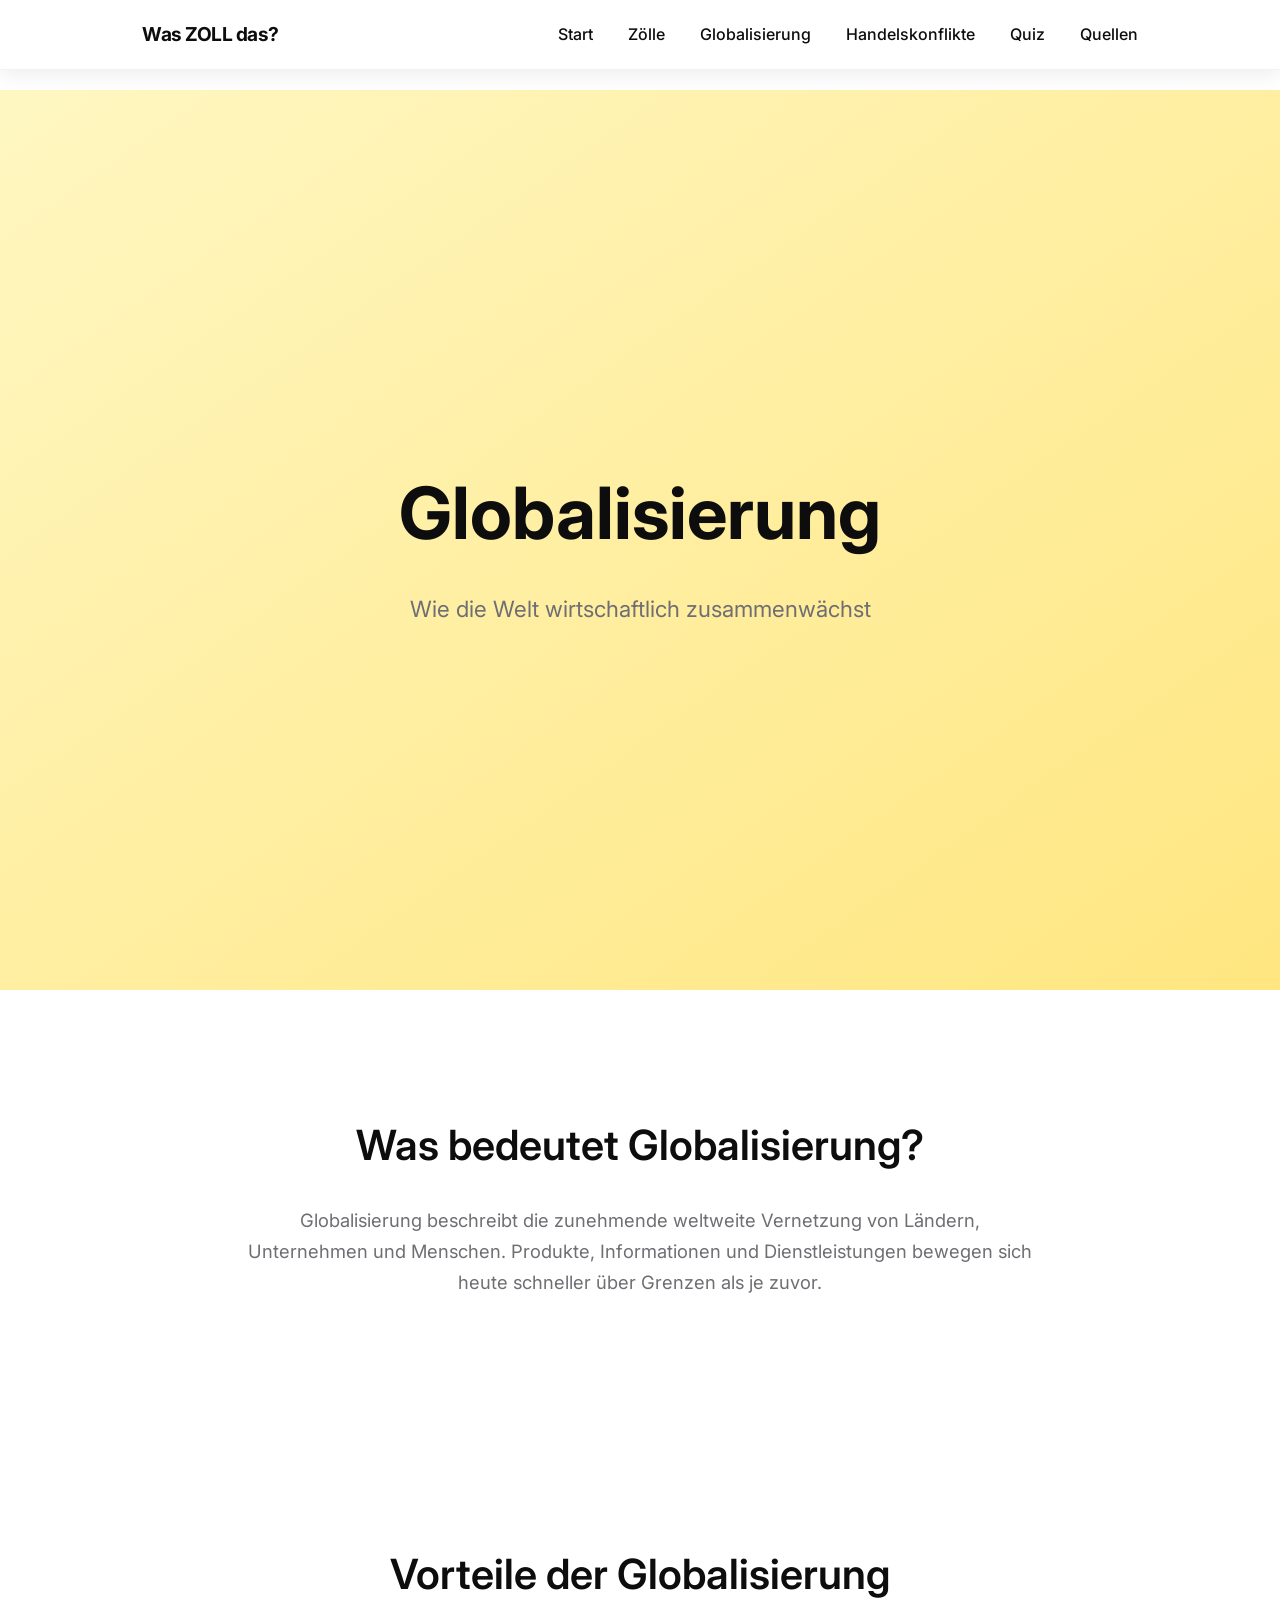
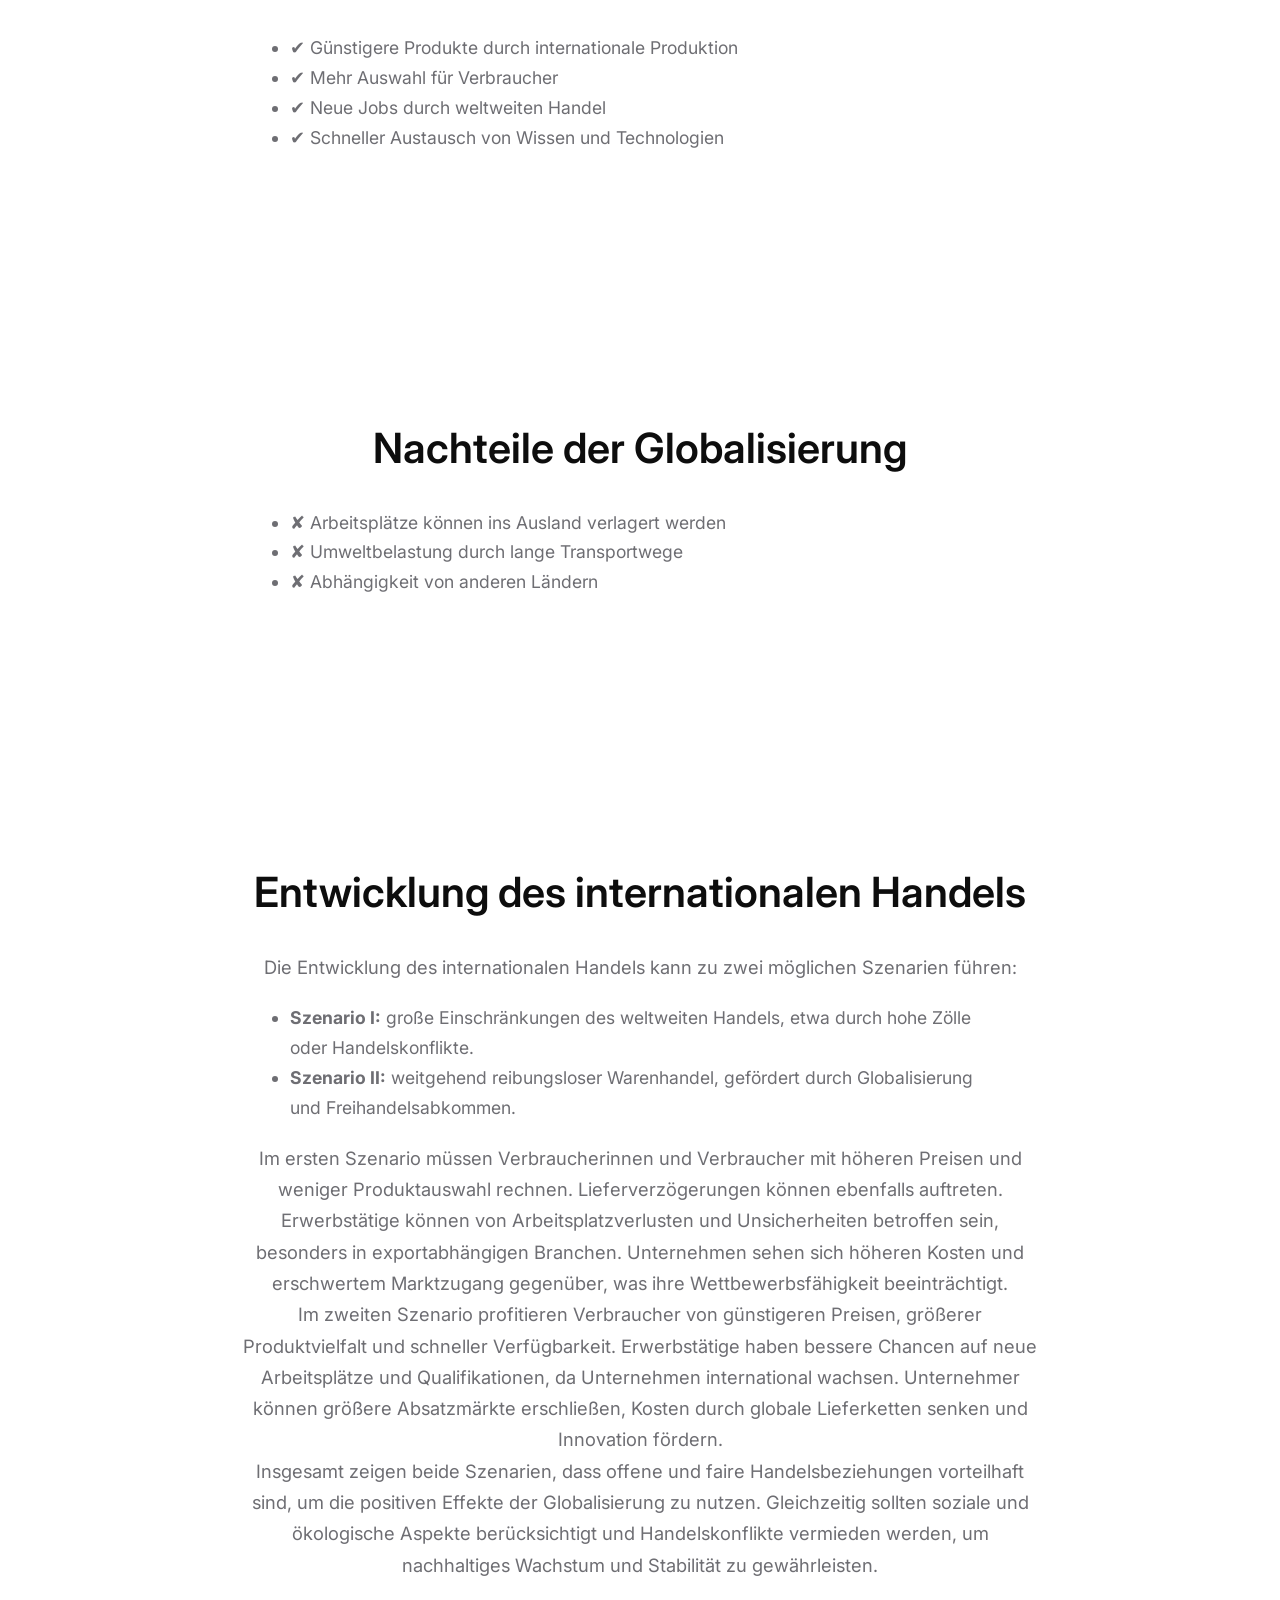
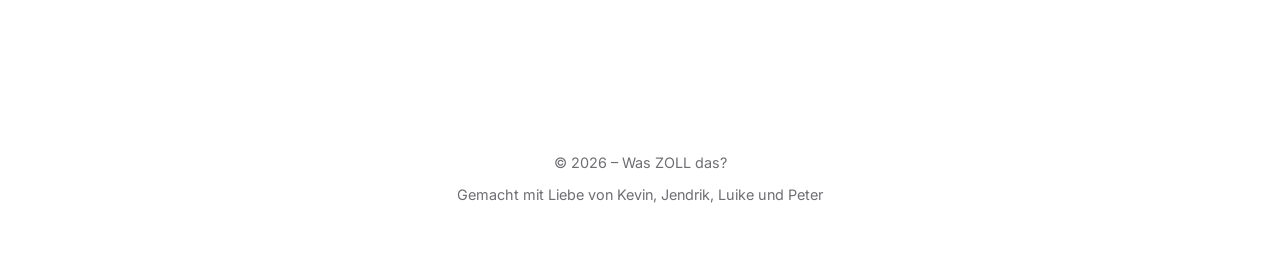
<file: globalisierung.html>
<!DOCTYPE html>
<html lang="de">
<head>
  <meta charset="UTF-8">
  <meta name="viewport" content="width=device-width, initial-scale=1.0">
  <title>Globalisierung – Was ZOLL das?</title>
  <link href="https://fonts.googleapis.com/css2?family=Inter:wght@300;400;500;600;700&display=swap" rel="stylesheet">
  <link rel="stylesheet" href="style.css">
</head>
<body>


<nav class="navbar">
  <div class="nav-container">
    <div class="logo">Was ZOLL das?</div>

    <ul class="nav-links">
      <li><a href="index.html">Start</a></li>
      <li><a href="zoelle.html">Zölle</a></li>
      <li><a href="globalisierung.html">Globalisierung</a></li>
      <li><a href="handelskonflikte.html">Handelskonflikte</a></li>
      <li><a href="quiz.html">Quiz</a></li>
      <li><a href="quellen.html">Quellen</a></li>
    </ul>
  </div>
</nav>


<header class="hero small-hero">
  <div class="hero-content fade-in">
    <h1>Globalisierung</h1>
    <p class="subtitle">Wie die Welt wirtschaftlich zusammenwächst</p>
  </div>
</header>

<section class="section fade-in">
  <h2>Was bedeutet Globalisierung?</h2>
  <p>
    Globalisierung beschreibt die zunehmende weltweite Vernetzung von Ländern, Unternehmen und Menschen.  
    Produkte, Informationen und Dienstleistungen bewegen sich heute schneller über Grenzen als je zuvor.
  </p>
</section>

<section class="section fade-in">
  <h2>Vorteile der Globalisierung</h2>
  <ul style="text-align:left; max-width:700px; margin:20px auto; color:#6e6e73; font-size:1.1rem;">
    <li>✔ Günstigere Produkte durch internationale Produktion</li>
    <li>✔ Mehr Auswahl für Verbraucher</li>
    <li>✔ Neue Jobs durch weltweiten Handel</li>
    <li>✔ Schneller Austausch von Wissen und Technologien</li>
  </ul>
</section>

<section class="section fade-in">
  <h2>Nachteile der Globalisierung</h2>
  <ul style="text-align:left; max-width:700px; margin:20px auto; color:#6e6e73; font-size:1.1rem;">
    <li>✘ Arbeitsplätze können ins Ausland verlagert werden</li>
    <li>✘ Umweltbelastung durch lange Transportwege</li>
    <li>✘ Abhängigkeit von anderen Ländern</li>
  </ul>
</section>

<section class="section fade-in">
  <h2>Entwicklung des internationalen Handels</h2>

  <p>Die Entwicklung des internationalen Handels kann zu zwei möglichen Szenarien führen:</p>

  <ul style="text-align:left; max-width:700px; margin:20px auto; color:#6e6e73; font-size:1.1rem;">
    <li><strong>Szenario I:</strong> große Einschränkungen des weltweiten Handels, etwa durch hohe Zölle oder Handelskonflikte.</li>
    <li><strong>Szenario II:</strong> weitgehend reibungsloser Warenhandel, gefördert durch Globalisierung und Freihandelsabkommen.</li>
  </ul>

  <p>Im ersten Szenario müssen Verbraucherinnen und Verbraucher mit höheren Preisen und weniger Produktauswahl rechnen. Lieferverzögerungen können ebenfalls auftreten. Erwerbstätige können von Arbeitsplatzverlusten und Unsicherheiten betroffen sein, besonders in exportabhängigen Branchen. Unternehmen sehen sich höheren Kosten und erschwertem Marktzugang gegenüber, was ihre Wettbewerbsfähigkeit beeinträchtigt.</p>

  <p>Im zweiten Szenario profitieren Verbraucher von günstigeren Preisen, größerer Produktvielfalt und schneller Verfügbarkeit. Erwerbstätige haben bessere Chancen auf neue Arbeitsplätze und Qualifikationen, da Unternehmen international wachsen. Unternehmer können größere Absatzmärkte erschließen, Kosten durch globale Lieferketten senken und Innovation fördern.</p>

  <p>Insgesamt zeigen beide Szenarien, dass offene und faire Handelsbeziehungen vorteilhaft sind, um die positiven Effekte der Globalisierung zu nutzen. Gleichzeitig sollten soziale und ökologische Aspekte berücksichtigt und Handelskonflikte vermieden werden, um nachhaltiges Wachstum und Stabilität zu gewährleisten.</p>
</section>

<footer>
  <p>© 2026 – Was ZOLL das?</p>
  <p class="footer-sub">Gemacht mit Liebe von Kevin, Jendrik, Luike und Peter</p>
</footer>

<script src="script.js"></script>
</body>
</html>
</file>
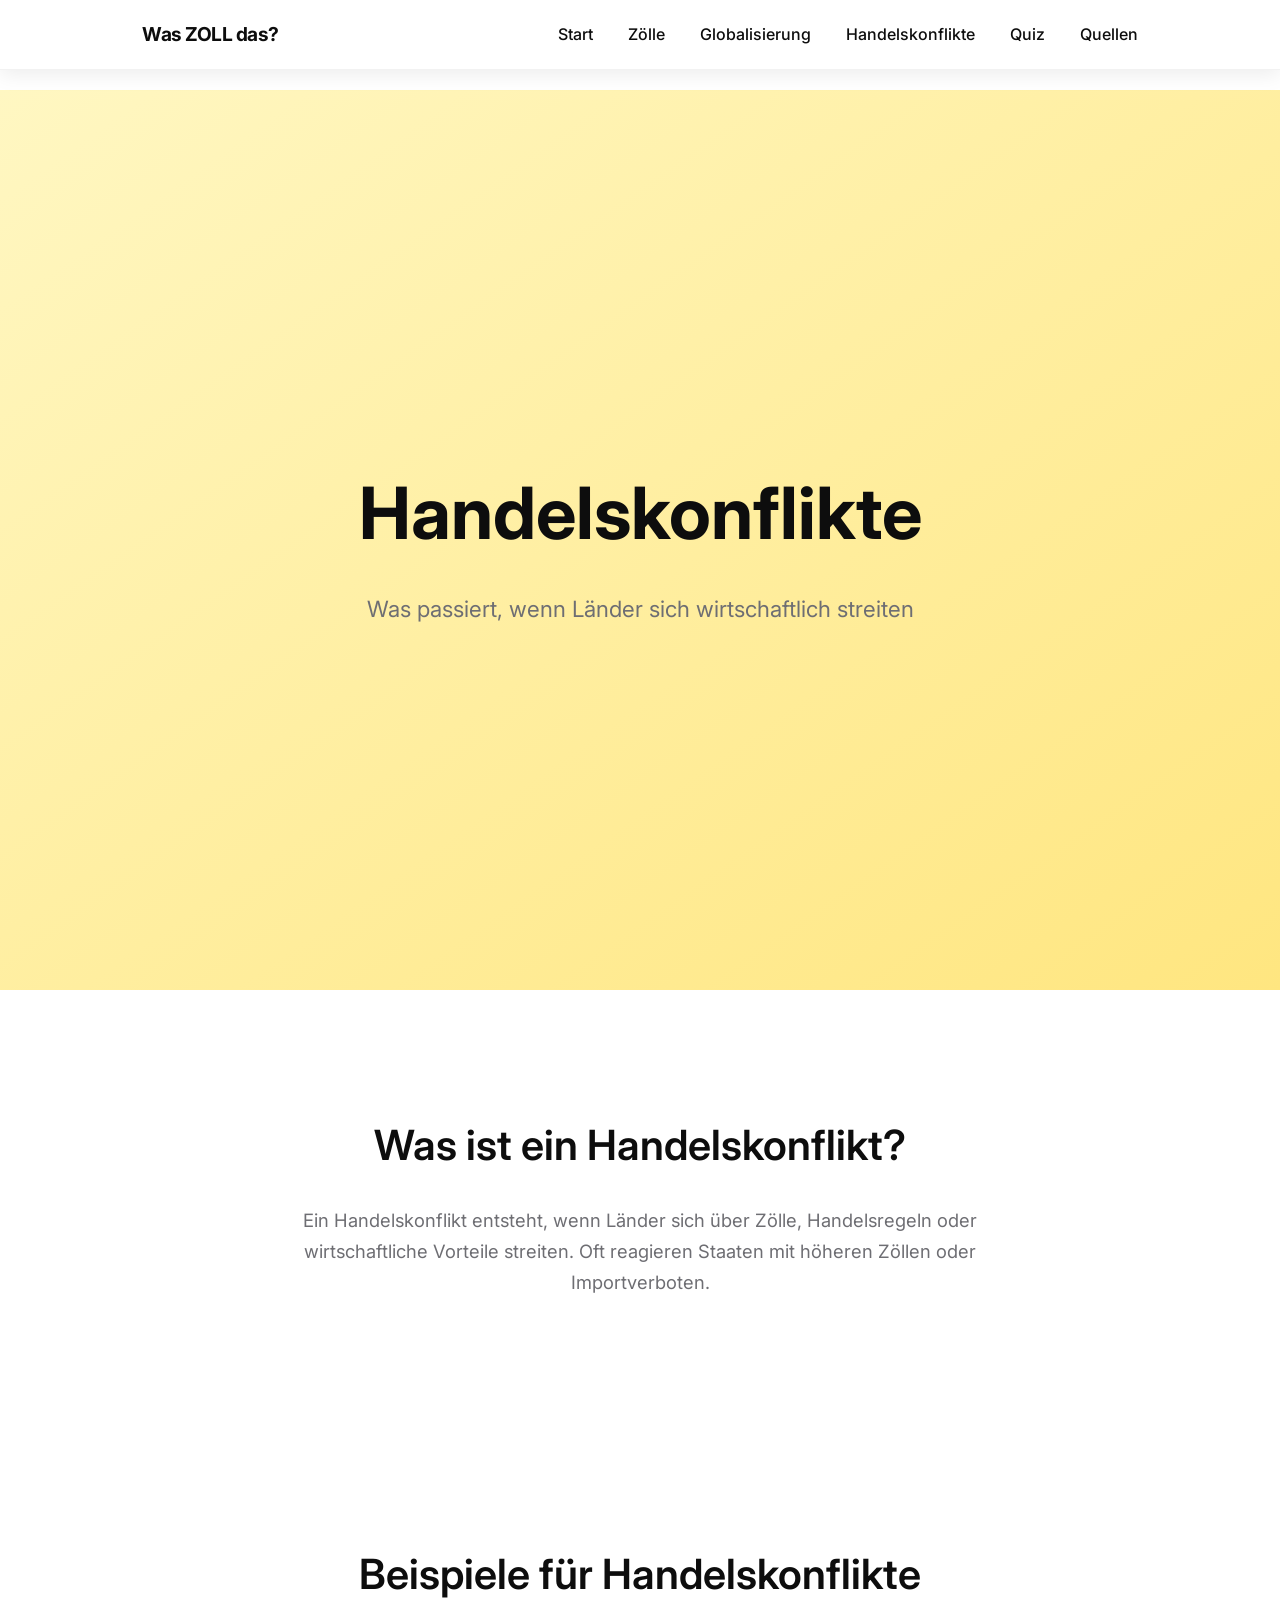
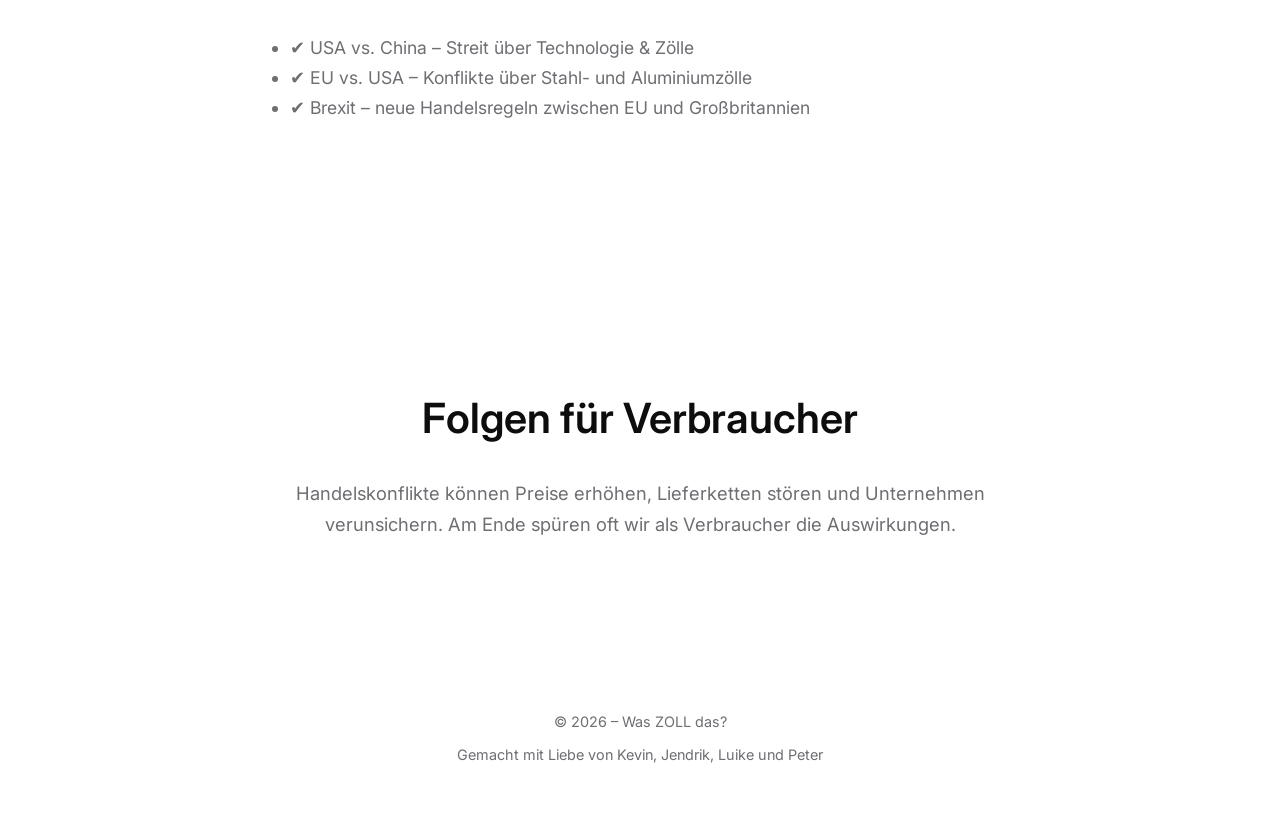
<file: handelskonflikte.html>
<!DOCTYPE html>
<html lang="de">
<head>
  <meta charset="UTF-8">
  <meta name="viewport" content="width=device-width, initial-scale=1.0">
  <title>Handelskonflikte – Was ZOLL das?</title>
  <link href="https://fonts.googleapis.com/css2?family=Inter:wght@300;400;500;600;700&display=swap" rel="stylesheet">
  <link rel="stylesheet" href="style.css">
</head>
<body>


  <nav class="navbar">
  <div class="nav-container">
    <div class="logo">Was ZOLL das?</div>

    <ul class="nav-links">
      <li><a href="index.html">Start</a></li>
      <li><a href="zoelle.html">Zölle</a></li>
      <li><a href="globalisierung.html">Globalisierung</a></li>
      <li><a href="handelskonflikte.html">Handelskonflikte</a></li>
      <li><a href="quiz.html">Quiz</a></li>
      <li><a href="quellen.html">Quellen</a></li>
    </ul>
  </div>
</nav>

<header class="hero small-hero">
  <div class="hero-content fade-in">
    <h1>Handelskonflikte</h1>
    <p class="subtitle">Was passiert, wenn Länder sich wirtschaftlich streiten</p>
  </div>
</header>

<section class="section fade-in">
  <h2>Was ist ein Handelskonflikt?</h2>
  <p>
    Ein Handelskonflikt entsteht, wenn Länder sich über Zölle, Handelsregeln oder wirtschaftliche Vorteile streiten.  
    Oft reagieren Staaten mit höheren Zöllen oder Importverboten.
  </p>
</section>

<section class="section fade-in">
  <h2>Beispiele für Handelskonflikte</h2>
  <ul style="text-align:left; max-width:700px; margin:20px auto; color:#6e6e73; font-size:1.1rem;">
    <li>✔ USA vs. China – Streit über Technologie & Zölle</li>
    <li>✔ EU vs. USA – Konflikte über Stahl- und Aluminiumzölle</li>
    <li>✔ Brexit – neue Handelsregeln zwischen EU und Großbritannien</li>
  </ul>
</section>

<section class="section fade-in">
  <h2>Folgen für Verbraucher</h2>
  <p>
    Handelskonflikte können Preise erhöhen, Lieferketten stören und Unternehmen verunsichern.  
    Am Ende spüren oft wir als Verbraucher die Auswirkungen.
  </p>
</section>

<footer>
  <p>© 2026 – Was ZOLL das?</p>
  <p class="footer-sub">Gemacht mit Liebe von Kevin, Jendrik, Luike und Peter</p>
</footer>

<script src="script.js"></script>
</body>
</html>
</file>
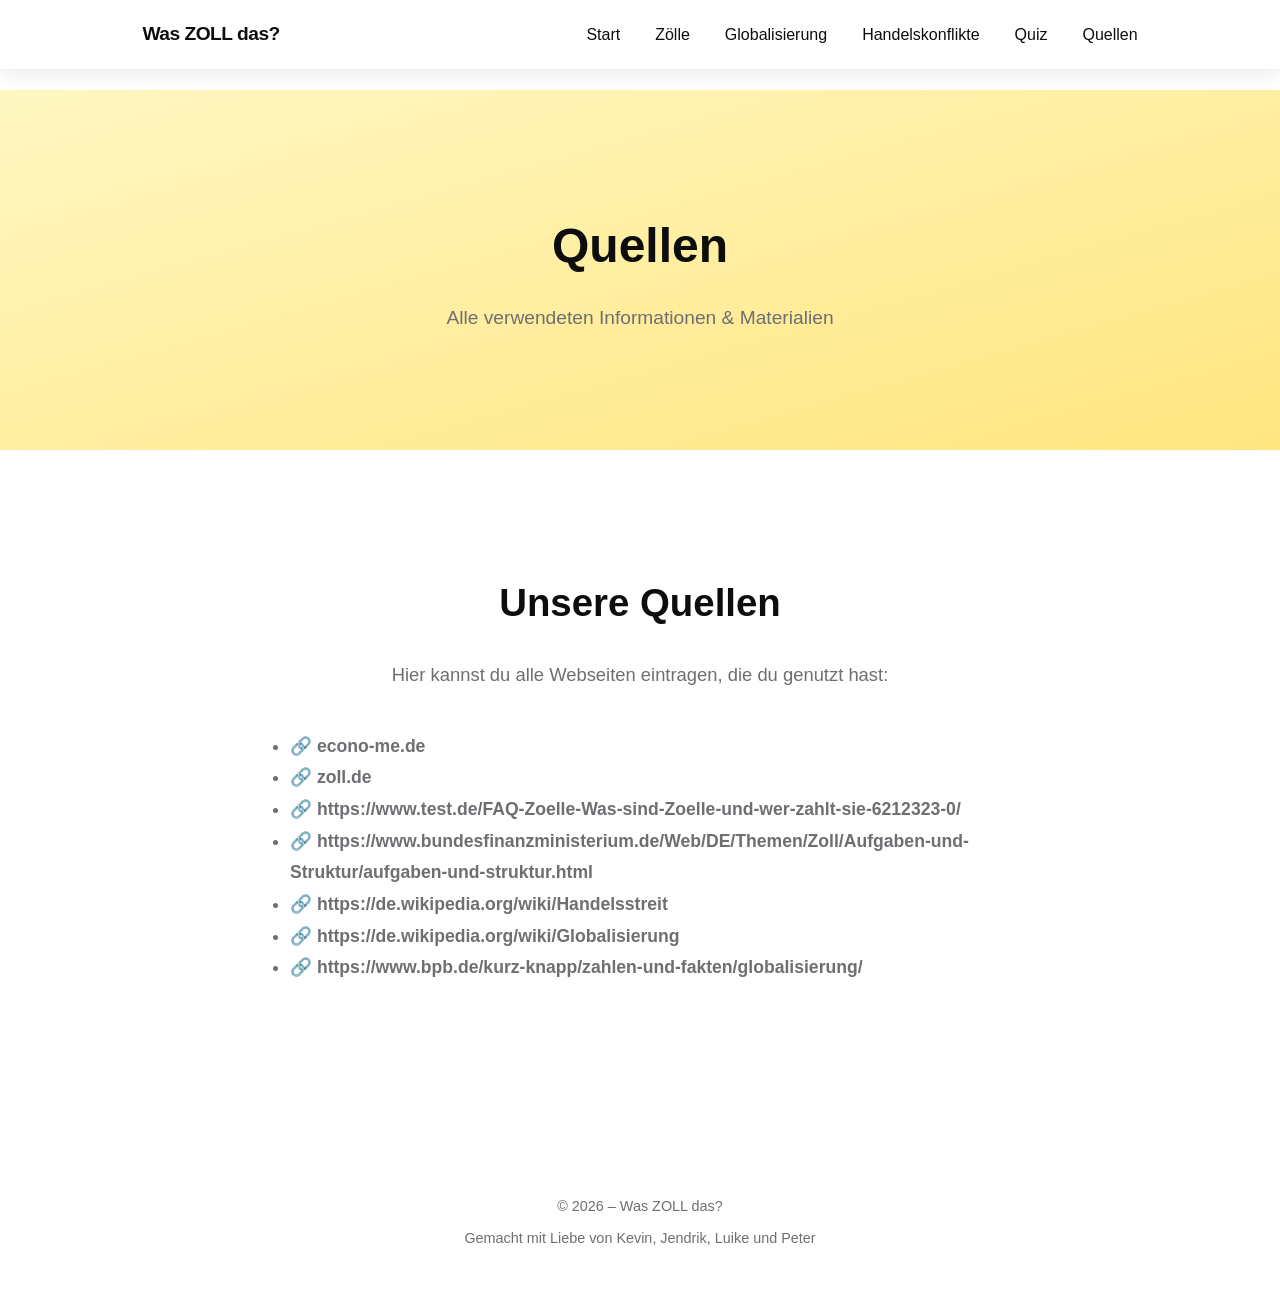
<file: quellen.html>
<!DOCTYPE html>
<html lang="de">
<head>
  <meta charset="UTF-8">
  <meta name="viewport" content="width=device-width, initial-scale=1.0">
  <title>Quellen – Was ZOLL das?</title>
 <link rel="stylesheet" href="style.css">
  <style>
    :root {
      --black: #0d0d0d;
      --gray: #6e6e73;
      --light-gray: #f5f5f7;
      --yellow: #ffd400;
      --white: #ffffff;
    }

    * {
      margin: 0;
      padding: 0;
      box-sizing: border-box;
    }

    body {
      font-family: "Inter", sans-serif;
      color: var(--black);
      background: var(--white);
      line-height: 1.7;
    }

    .hero {
      height: 40vh;
      background: linear-gradient(to bottom right, #fff7c2, #ffe680);
      display: flex;
      justify-content: center;
      align-items: center;
      text-align: center;
      padding: 0 10%;
    }

    .hero h1 {
      font-size: 3rem;
      font-weight: 700;
    }

    .subtitle {
      font-size: 1.2rem;
      margin-top: 1rem;
      color: var(--gray);
    }

    .section {
      padding: 120px 15%;
      text-align: center;
    }

    .section h2 {
      font-size: 2.4rem;
      margin-bottom: 1.5rem;
    }

    .section p {
      font-size: 1.15rem;
      color: var(--gray);
      max-width: 800px;
      margin: 0 auto;
    }

    footer {
      padding: 50px 20px;
      text-align: center;
      font-size: 0.9rem;
      color: var(--gray);
    }

    .footer-sub {
      margin-top: 8px;
    }

    .fade-in {
      opacity: 0;
      transform: translateY(40px);
      transition: opacity 1s ease, transform 1s ease;
    }

    .fade-in.visible {
      opacity: 1;
      transform: translateY(0);
    }
  </style>
</head>
<body>

<nav class="navbar">
  <div class="nav-container">
    <div class="logo">Was ZOLL das?</div>

    <ul class="nav-links">
      <li><a href="index.html">Start</a></li>
      <li><a href="zoelle.html">Zölle</a></li>
      <li><a href="globalisierung.html">Globalisierung</a></li>
      <li><a href="handelskonflikte.html">Handelskonflikte</a></li>
      <li><a href="quiz.html">Quiz</a></li>
      <li><a href="quellen.html">Quellen</a></li>
    </ul>
  </div>
</nav>


<header class="hero fade-in">
  <div class="hero-content">
    <h1>Quellen</h1>
    <p class="subtitle">Alle verwendeten Informationen & Materialien</p>
  </div>
</header>

<section class="section fade-in">
  <h2>Unsere Quellen</h2>
  <p>Hier kannst du alle Webseiten eintragen, die du genutzt hast:</p>

  <ul style="text-align:left; max-width:700px; margin:40px auto; color:#6e6e73; font-size:1.1rem; line-height:1.8;">
    <li>🔗 <strong>econo-me.de</strong></li>
    <li>🔗 <strong>zoll.de</strong></li>
    <li>🔗 <strong>https://www.test.de/FAQ-Zoelle-Was-sind-Zoelle-und-wer-zahlt-sie-6212323-0/</strong></li>
    <li>🔗 <strong>https://www.bundesfinanzministerium.de/Web/DE/Themen/Zoll/Aufgaben-und-Struktur/aufgaben-und-struktur.html</strong></li>
    <li>🔗 <strong>https://de.wikipedia.org/wiki/Handelsstreit</strong></li>
    <li>🔗 <strong>https://de.wikipedia.org/wiki/Globalisierung</strong></li>
    <li>🔗 <strong>https://www.bpb.de/kurz-knapp/zahlen-und-fakten/globalisierung/</strong></li>
  </ul>
</section>

<footer>
  <p>© 2026 – Was ZOLL das?</p>
  <p class="footer-sub">Gemacht mit Liebe von Kevin, Jendrik, Luike und Peter</p>
</footer>

<script>
  const elements = document.querySelectorAll(".fade-in");

  const observer = new IntersectionObserver(
    entries => {
      entries.forEach(entry => {
        if (entry.isIntersecting) {
          entry.target.classList.add("visible");
        }
      });
    },
    { threshold: 0.15 }
  );

  elements.forEach(el => observer.observe(el));
</script>

</body>
</html>
</file>
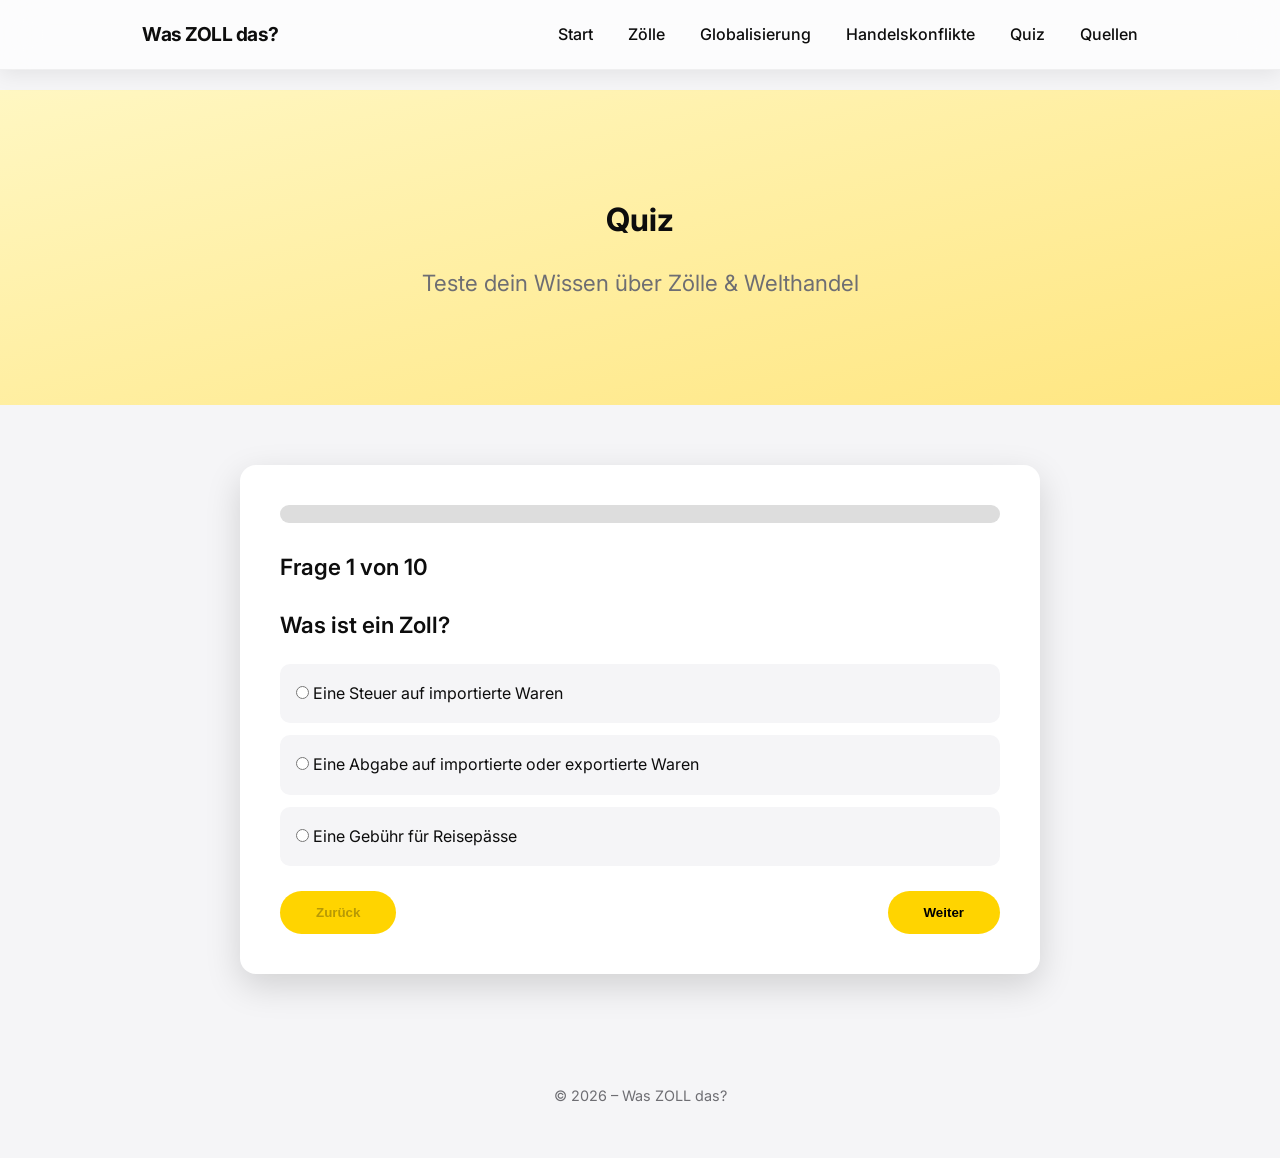
<file: quiz.html>
<!DOCTYPE html>
<html lang="de">
<head>
  <meta charset="UTF-8">
  <meta name="viewport" content="width=device-width, initial-scale=1.0">
  <title>Quiz – Was ZOLL das?</title>

  <link href="https://fonts.googleapis.com/css2?family=Inter:wght@300;400;500;600;700&display=swap" rel="stylesheet">
  <link rel="stylesheet" href="style.css">

  <style>
    body {
      background: #f5f5f7;
    }

    .small-hero {
      height: 35vh;
      background: linear-gradient(to bottom right, #fff7c2, #ffe680);
      display: flex;
      justify-content: center;
      align-items: center;
      text-align: center;
    }

    .quiz-box {
      max-width: 800px;
      margin: 60px auto;
      background: white;
      padding: 40px;
      border-radius: 16px;
      box-shadow: 0 12px 35px rgba(0,0,0,0.15);
    }

    .progress {
      width: 100%;
      height: 18px;
      background: #ddd;
      border-radius: 10px;
      overflow: hidden;
      margin-bottom: 25px;
    }

    .progress-bar {
      height: 100%;
      width: 0%;
      background: #ffd400;
      transition: width 0.4s ease;
    }

    .question {
      font-size: 1.4rem;
      font-weight: 600;
      margin-bottom: 20px;
    }

    .answers label {
      display: block;
      background: #f5f5f7;
      padding: 14px;
      border-radius: 10px;
      margin-bottom: 12px;
      cursor: pointer;
      border: 2px solid transparent;
      transition: 0.3s;
    }

    .answers label:hover {
      border-color: #ffd400;
    }

    .btn-next {
      padding: 14px 36px;
      border-radius: 999px;
      background: #ffd400;
      border: none;
      cursor: pointer;
      font-weight: 600;
      transition: 0.3s;
    }

    .btn-next:hover {
      transform: translateY(-4px);
      box-shadow: 0 12px 35px rgba(0,0,0,0.15);
    }

    #result {
      font-size: 1.6rem;
      font-weight: 700;
      text-align: center;
      margin-top: 20px;
    }
  </style>
</head>
<body>

<!-- NAVBAR -->
<nav class="navbar">
  <div class="nav-container">
    <div class="logo">Was ZOLL das?</div>
    <ul class="nav-links">
      <li><a href="index.html">Start</a></li>
      <li><a href="zoelle.html">Zölle</a></li>
      <li><a href="globalisierung.html">Globalisierung</a></li>
      <li><a href="handelskonflikte.html">Handelskonflikte</a></li>
      <li><a href="quiz.html">Quiz</a></li>
      <li><a href="quellen.html">Quellen</a></li>
    </ul>
  </div>
</nav>

<!-- HERO -->
<header class="small-hero">
  <div>
    <h1>Quiz</h1>
    <p class="subtitle">Teste dein Wissen über Zölle & Welthandel</p>
  </div>
</header>

<!-- QUIZ -->
<div class="quiz-box">
  <div class="progress">
    <div class="progress-bar" id="progressBar"></div>
  </div>

  <div id="quizContent"></div>
</div>

<!-- FOOTER -->
<footer>
  <p>© 2026 – Was ZOLL das?</p>
</footer>

<!-- SCRIPT -->
<script src="script.js"></script>

</body>
</html>
</file>
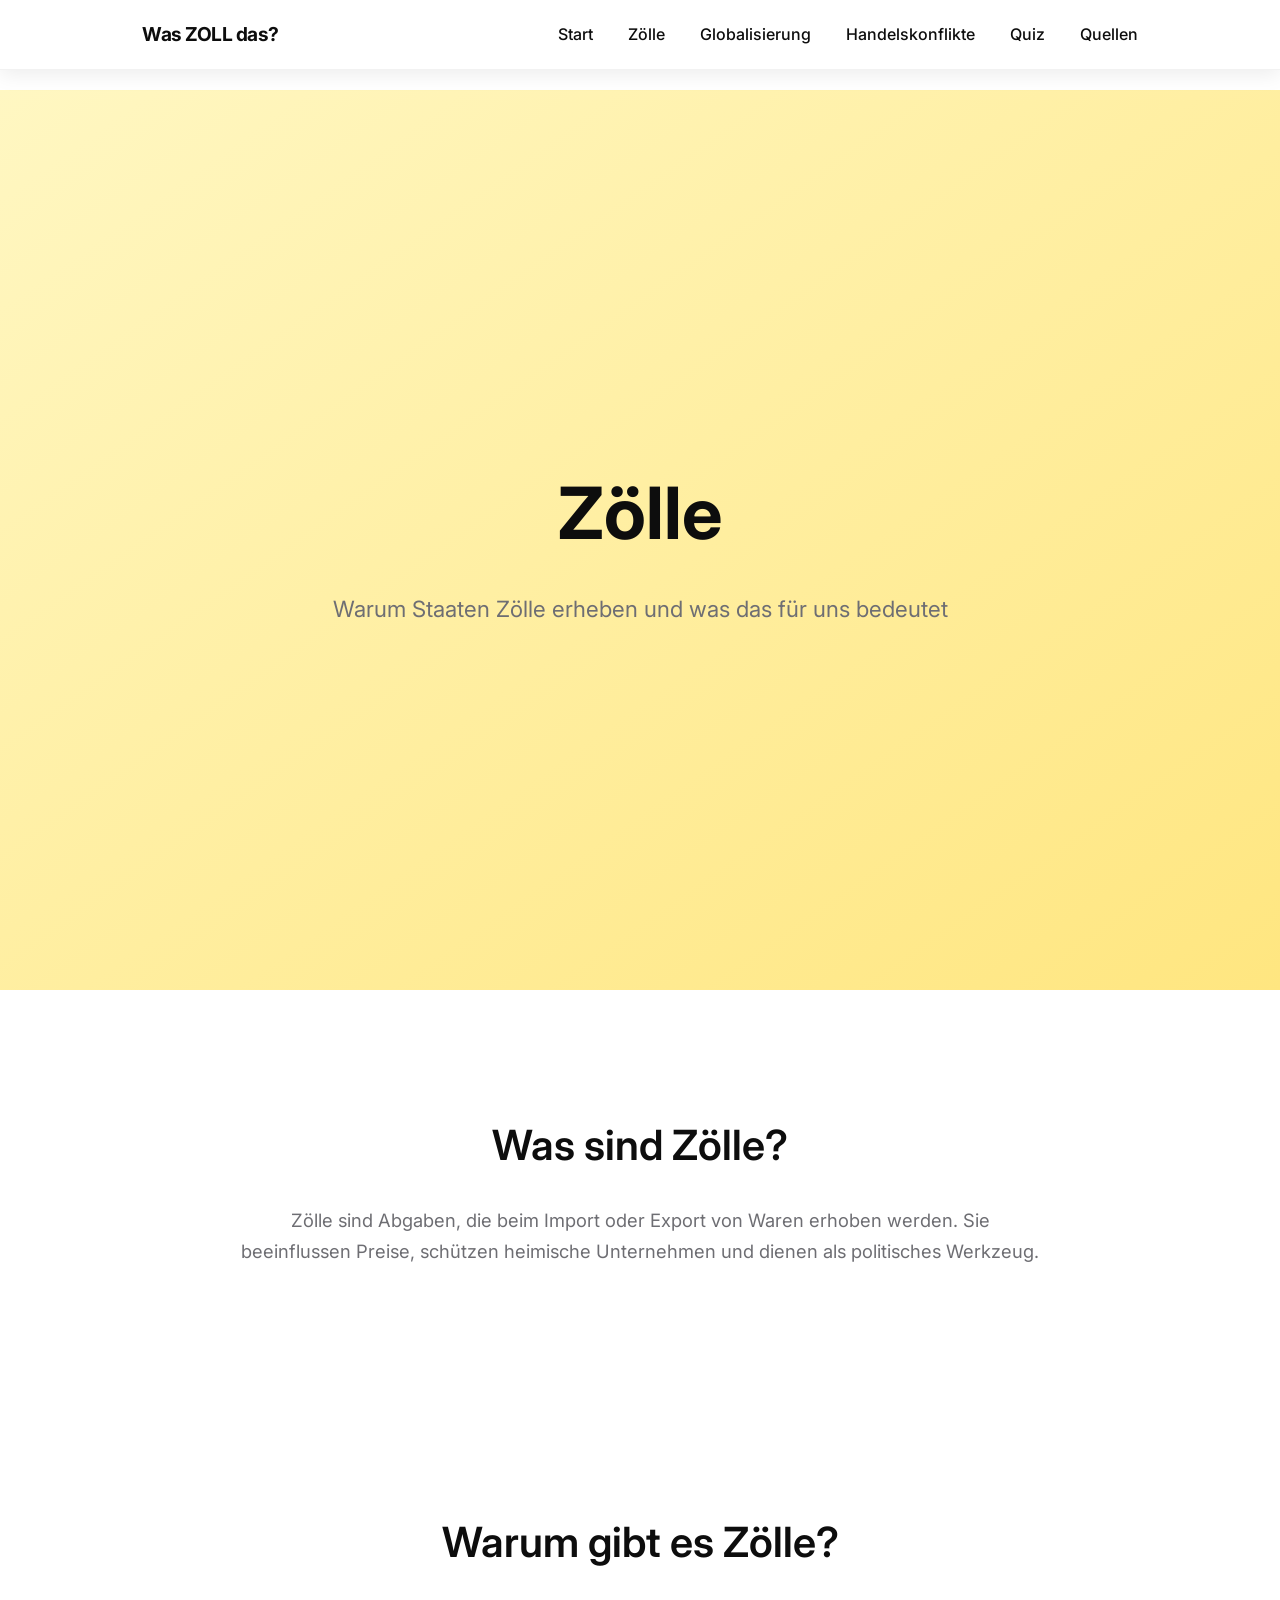
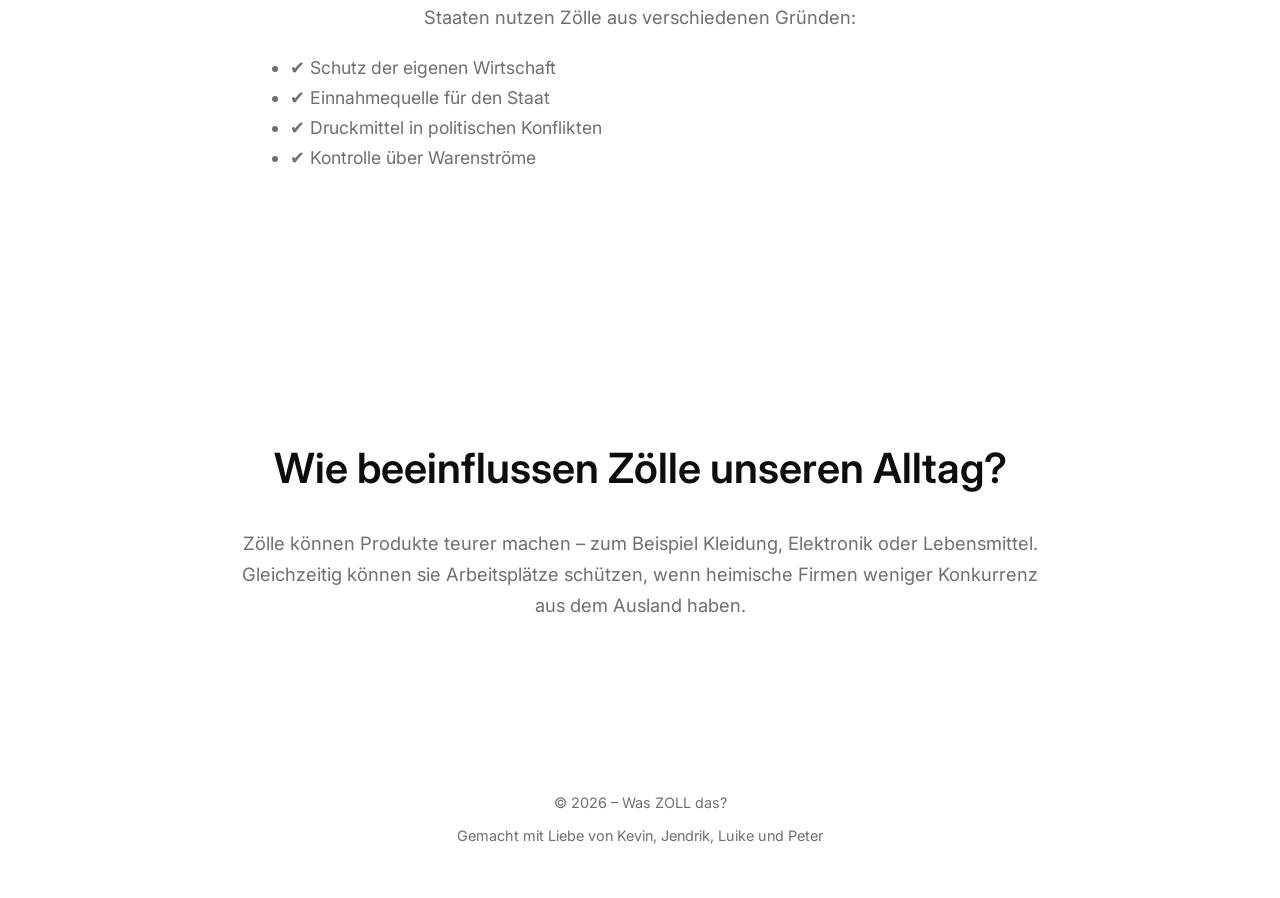
<file: zoelle.html>
<!DOCTYPE html>
<html lang="de">
<head>
  <meta charset="UTF-8">
  <meta name="viewport" content="width=device-width, initial-scale=1.0">
  <title>Zölle – Was ZOLL das?</title>
  <link href="https://fonts.googleapis.com/css2?family=Inter:wght@300;400;500;600;700&display=swap" rel="stylesheet">
  <link rel="stylesheet" href="style.css">
</head>
<body>


<nav class="navbar">
  <div class="nav-container">
    <div class="logo">Was ZOLL das?</div>

    <ul class="nav-links">
      <li><a href="index.html">Start</a></li>
      <li><a href="zoelle.html">Zölle</a></li>
      <li><a href="globalisierung.html">Globalisierung</a></li>
      <li><a href="handelskonflikte.html">Handelskonflikte</a></li>
      <li><a href="quiz.html">Quiz</a></li>
      <li><a href="quellen.html">Quellen</a></li>
    </ul>
  </div>
</nav>


<header class="hero small-hero">
  <div class="hero-content fade-in">
    <h1>Zölle</h1>
    <p class="subtitle">Warum Staaten Zölle erheben und was das für uns bedeutet</p>
  </div>
</header>

<section class="section fade-in">
  <h2>Was sind Zölle?</h2>
  <p>
    Zölle sind Abgaben, die beim Import oder Export von Waren erhoben werden.  
    Sie beeinflussen Preise, schützen heimische Unternehmen und dienen als politisches Werkzeug.
  </p>
</section>

<section class="section fade-in">
  <h2>Warum gibt es Zölle?</h2>
  <p>
    Staaten nutzen Zölle aus verschiedenen Gründen:
  </p>
  <ul style="text-align:left; max-width:700px; margin:20px auto; color:#6e6e73; font-size:1.1rem;">
    <li>✔ Schutz der eigenen Wirtschaft</li>
    <li>✔ Einnahmequelle für den Staat</li>
    <li>✔ Druckmittel in politischen Konflikten</li>
    <li>✔ Kontrolle über Warenströme</li>
  </ul>
</section>

<section class="section fade-in">
  <h2>Wie beeinflussen Zölle unseren Alltag?</h2>
  <p>
    Zölle können Produkte teurer machen – zum Beispiel Kleidung, Elektronik oder Lebensmittel.  
    Gleichzeitig können sie Arbeitsplätze schützen, wenn heimische Firmen weniger Konkurrenz aus dem Ausland haben.
  </p>
</section>

<footer>
  <p>© 2026 – Was ZOLL das?</p>
  <p class="footer-sub">Gemacht mit Liebe von Kevin, Jendrik, Luike und Peter</p>
</footer>

<script src="script.js"></script>
</body>
</html>
</file>
<file: style.css>
:root {
  --black: #0d0d0d;
  --gray: #6e6e73;
  --light-gray: #f5f5f7;
  --yellow: #ffd400;
  --white: #ffffff;
}

* {
  margin: 0;
  padding: 0;
  box-sizing: border-box;
}

body {
  font-family: "Inter", sans-serif;
  color: var(--black);
  background: var(--white);
  line-height: 1.7;
  padding-top: 80px;

}

/* HERO */
.hero {
  height: 100vh;
  background: linear-gradient(to bottom right, #fff7c2, #ffe680);
  display: flex;
  justify-content: center;
  align-items: center;
  text-align: center;
  padding: 0 10%;
}

.hero h1 {
  font-size: clamp(3rem, 6vw, 4.5rem);
  font-weight: 700;
}

.subtitle {
  font-size: 1.4rem;
  margin-top: 1rem;
  color: var(--gray);
}

/* BUTTON */
.btn-primary {
  display: inline-block;
  margin-top: 2.5rem;
  padding: 14px 36px;
  border-radius: 999px;
  background: var(--yellow);
  color: black;
  text-decoration: none;
  font-weight: 600;
  transition: transform 0.3s ease, box-shadow 0.3s ease;
}

.btn-primary:hover {
  transform: translateY(-4px);
  box-shadow: 0 12px 35px rgba(0,0,0,0.15);
}

/* SECTIONS */
.section {
  padding: 120px 15%;
  text-align: center;
}

.section h2 {
  font-size: 2.6rem;
  font-weight: 600;
  margin-bottom: 1.5rem;
}

.section p {
  font-size: 1.15rem;
  color: var(--gray);
  max-width: 800px;
  margin: 0 auto;
}

/* FEATURES */
.features .feature-grid {
  margin-top: 60px;
  display: grid;
  grid-template-columns: repeat(auto-fit, minmax(260px, 1fr));
  gap: 40px;
}

.feature-card {
  background: var(--light-gray);
  padding: 40px;
  border-radius: 16px;
  transition: transform 0.3s ease;
}

.feature-card:hover {
  transform: translateY(-6px);
}

.icon {
  font-size: 3rem;
  margin-bottom: 20px;
}

/* DARK SECTION */
.section-dark {
  background: var(--black);
}

.section-dark h2,
.section-dark p {
  color: white;
}

/* CTA */
.cta {
  background: var(--light-gray);
  padding: 140px 10%;
  text-align: center;
}

.cta h2 {
  font-size: 2.8rem;
  margin-bottom: 1rem;
}

/* FOOTER */
footer {
  padding: 50px 20px;
  text-align: center;
  font-size: 0.9rem;
  color: var(--gray);
}

.footer-sub {
  margin-top: 8px;
}

/* ANIMATION */
.fade-in {
  opacity: 0;
  transform: translateY(40px);
  transition: opacity 1s ease, transform 1s ease;
}

.fade-in.visible {
  opacity: 1;
  transform: translateY(0);
}

/* RESPONSIVE */
@media (max-width: 900px) {
  .section {
    padding: 100px 8%;
  }

  .hero h1 {
    font-size: 2.8rem;
  }

  .subtitle {
    font-size: 1.2rem;
  }
}



.feature-card {
  background: var(--light-gray);
  padding: 40px;
  border-radius: 16px;
  transition: transform 0.3s ease;
  text-decoration: none;
  color: inherit;
  display: block;
}

.feature-card:hover {
  transform: translateY(-6px);
}


/* NAVBAR */
.navbar {
  position: fixed;
  top: 0;
  width: 100%;
  background: white;
  box-shadow: 0 4px 20px rgba(0,0,0,0.08);
  z-index: 1000;
}

.nav-container {
  max-width: 1200px;
  margin: auto;
  padding: 15px 5%;
  display: flex;
  justify-content: space-between;
  align-items: center;
}

.logo {
  font-weight: 700;
  font-size: 1.2rem;
}

.nav-links {
  list-style: none;
  display: flex;
  gap: 30px;
}

.nav-links a {
  text-decoration: none;
  color: #0d0d0d;
  font-weight: 500;
  transition: 0.3s;
}

.nav-links a:hover {
  color: #ffd400;
}





/* =========================
   PREMIUM NAVBAR
========================= */

.navbar {
  position: fixed;
  top: 0;
  width: 100%;
  backdrop-filter: blur(20px);
  background: rgba(255, 255, 255, 0.7);
  border-bottom: 1px solid rgba(0,0,0,0.05);
  z-index: 1000;
  transition: 0.3s ease;
}

.nav-container {
  max-width: 1200px;
  margin: auto;
  padding: 18px 8%;
  display: flex;
  justify-content: space-between;
  align-items: center;
}

.logo {
  font-weight: 700;
  font-size: 1.2rem;
  letter-spacing: -0.5px;
}

.nav-links {
  list-style: none;
  display: flex;
  gap: 35px;
}

.nav-links a {
  text-decoration: none;
  color: #0d0d0d;
  font-weight: 500;
  position: relative;
  padding: 5px 0;
  transition: 0.3s ease;
}

/* Hover Animation */
.nav-links a::after {
  content: "";
  position: absolute;
  left: 0;
  bottom: -4px;
  width: 0%;
  height: 2px;
  background: #ffd400;
  transition: width 0.3s ease;
}

.nav-links a:hover::after {
  width: 100%;
}

/* Abstand wegen fixed navbar */
body {
  padding-top: 90px;
}
</file>
